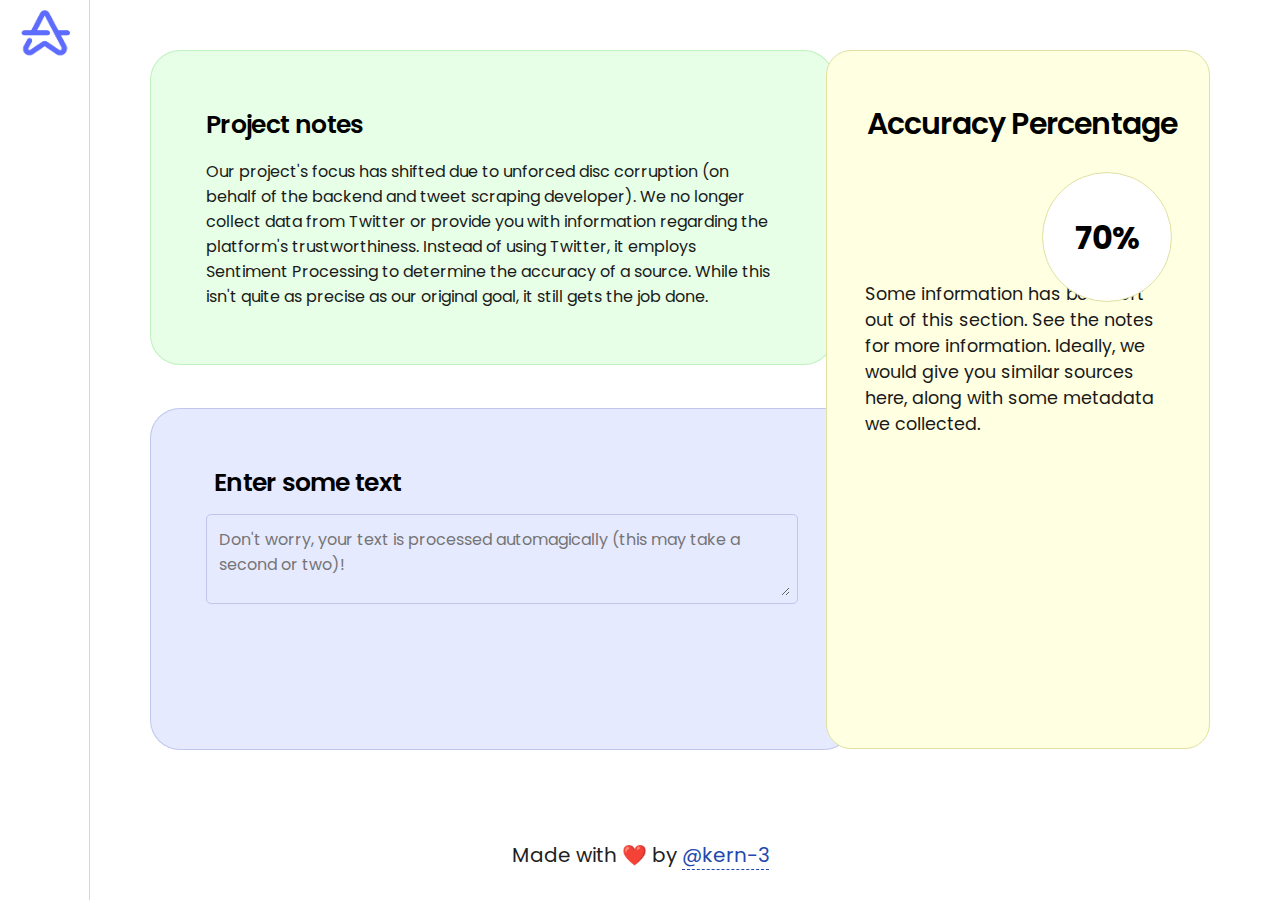
<file: frontend/index.html>
<!DOCTYPE html>
<html lang="en">
  <head>
    <meta charset="UTF-8" />
    <meta http-equiv="X-UA-Compatible" content="IE=edge" />
    <meta name="viewport" content="width=device-width, initial-scale=1.0" />
    <link rel="icon" href="assets/img/logo.png" />
    <link rel="stylesheet" href="assets/css/style.css" />
    <script
			  src="https://code.jquery.com/jquery-3.6.0.min.js"
			  integrity="sha256-/xUj+3OJU5yExlq6GSYGSHk7tPXikynS7ogEvDej/m4="
			  crossorigin="anonymous"></script>
    <script href="assets/js/index.js"></script>
    <title>Accurate</title>
  </head>

  <body>
    <!-- Main Wrapper -->
    <div class="wrapper">
      <!-- Sidebar -->
      <div class="sideBar">
        <div class="logo">
          <img src="assets/img/logo.png" alt="" />
        </div>
      </div>
      <!-- Hashtag Container -->
      <div class="hashContainer">
        <!-- Hash Box 1 -->
        <div class="hashBox1">
          <div class="title">
            <h2>Project notes</h2>
          </div>
          <div class="hashBoxContent">
              <p style="color: rgb(26, 26, 26);">Our project's focus has shifted due to unforced disc corruption (on behalf of the backend and tweet scraping developer). We no longer collect data from Twitter or provide you with information regarding the platform's trustworthiness. Instead of using Twitter, it employs Sentiment Processing to determine the accuracy of a source. While this isn't quite as precise as our original goal, it still gets the job done.</p>
          </div>
        </div>
      </div>
    </div>

    <!-- Post Input Form -->
    <div class="inputBox">
      <div class="inputBoxTitle">
        <h2>Enter some text</h2>
      </div>
      <div class="inputBoxContent">
        <ul>
          <textarea
            type="text"
            id="post-inp"
            name="post-inp"
            class="inputArea"
            placeholder="Don't worry, your text is processed automagically (this may take a second or two)!"
            onkeyup="check_textarea();"
            /></textarea>
        </ul>
      </div>
    </div>

    <!-- Aside Section -->
    <aside class="asideBar">
      <div class="accuracySection">
        <h1 class="accuracySectionHead">Accuracy Percentage</h1>
        <div class="circle" style="margin-left: 190px">
          <div id="accuracy-rating" class="percentage">70%</div>
        </div>
        <div style="margin-top: 35% !important; margin: 10%; font-size: 1.1rem; color: rgb(26, 26, 26);" class="sideBarContent">
            <p>Some information has been left out of this section. See the notes for more information. Ideally, we would give you similar sources here, along with some metadata we collected.</p>
        </div>
      </div>
    </aside>

    <!-- Footer -->
    <footer>
      <center style="font-size: 20px; margin-top: 90px; color: rgb(31, 31, 31)">
        Made with ❤️ by
        <a
          href="https://github.com/kern-3"
          style="
            color: rgb(35, 72, 173);
            border-bottom: 1px dashed rgb(35, 72, 173);
            text-decoration: none;
          "
          >@kern-3</a
        >
      </center>
    </footer>
    <script src="assets/js/index.js"></script>
  </body>
</html>
</file>
<file: frontend/assets/css/style.css>
@import url("https://fonts.googleapis.com/css2?family=Poppins:wght@200;300;400;500;600;700;800;900&display=swap");
@import url("https://fonts.googleapis.com/css2?family=Source+Code+Pro:wght@300;400;500&display=swap");

* {
  margin: 0;
  padding: 0;
  box-sizing: border-box;
}

html,
body {
  min-width: 320px;
  background-color: #fff;
  font-family: Poppins;
  font-size: 16px;
  /* overflow-y: hidden; */
}

/* Main Wrapper */
.wrapper {
  display: flex;
  max-width: 1063px;
  /* justify-content: center; */

  height: 40vh;
}

/* SideBar */
.sideBar {
  position: fixed;
  background-color: #fff;
  width: 90px;
  top: 0;
  left: 0;
  bottom: 0;
  overflow-y: auto;
  z-index: 999;
  -webkit-transition: left 300ms;
  -o-transition: left 300ms;
  transition: left 300ms;
  display: flex;
  align-items: center;
  border-right: 1px solid #d6d6d6;
}

.logo img {
  position: absolute;
  top: 6px;
  left: 7px;
  width: 75px;
}

/* Hashtags Container */
.hashContainer {
  display: flex;
  position: absolute;
  top: 0;
  flex-direction: row;
  left: 100px;
  /* max-width: 0%; */
}

/* Hashtag Box 1 */
.hashBox1 {
  width: 58%; 
  background: #7cff7a2e;
  padding: 55px;
  border-radius: 30px;
  min-height: 35vh;
  margin: 50px;
  margin-bottom: auto;
  border: 1px solid #a7e9a6a1;
}

.title h2 {
  font-size: 25px;
  text-align: left;
  font-weight: 600;
  color: #000;
  letter-spacing: -0.04rem;
  margin-bottom: 15px;
}

.hashBox1 .content {
  margin: 10px 0;
}

.contentBox1 p {
  font-size: 16px;
}

.contentBox1 ul {
  display: flex;
  flex-wrap: wrap;
  padding: 7px;
  margin: 12px 0;
  border-radius: 5px;
  border: 1px solid #a7e9a6a1;
}

/* Hashtag Box 2 */
.hashBox2 {
  width: 500px;
  background: #fde0e0;
  padding: 55px;
  border-radius: 30px;
  min-height: 35vh;
  margin: 50px;
  border: 1px solid #f6cfb7;
  margin-left: 10px !important;
}

.contentBox2 p {
  font-size: 16px;
}

.contentBox2 ul {
  display: flex;
  flex-wrap: wrap;
  padding: 7px;
  margin: 12px 0;
  border-radius: 5px;
  border: 1px solid #f6cfb7;
}

/* Code Blocks */
.codeBlock {
  background-color: #fdfdfd;
  padding: 15px;
  font-size: 17px;
  margin: 7px;
  height: 8px;
  text-align: center;
  display: flex;
  justify-content: center;
  align-items: center;
  border-radius: 4px;
  border: 1px solid #d7d7d7;
  font-family: "Source Code Pro", monospace;
  letter-spacing: -0.02rem;
  font-weight: 400;
  font-style: italic;
}

/* Post Input Form */
.postInputForm {
  /* position: absolute; */
  /* height: 38vh; */
  margin: auto;
}
.inputBox {
  width: 55%;
  background: rgb(230 234 255);
  padding: 55px;
  border-radius: 30px;
  min-height: 38vh;
  /* margin-right: 20px; */
  margin-top: 3rem;
  margin-left: 150px;
  border: 1px solid rgb(93 107 181 / 28%);
}

.inputBoxTitle img {
  max-width: 21px;
}

.inputBoxTitle h2 {
  font-size: 25px;
  font-weight: 600;
  color: #000;
  margin-left: 8px;
  letter-spacing: -0.04rem;
}

.inputBox .inputBoxContent {
  margin: 10px 0;
}

.inputBoxContent p {
  font-size: 15px;
}

.inputBoxContent ul {
  min-height: 10vh;
  display: flex;
  flex-wrap: wrap;
  padding: 7px;
  margin: 12px 0;
  border-radius: 5px;
  border: 1px solid rgb(93 107 181 / 28%);
}

.inputBoxContent ul textarea {
  flex: 1;
  padding: 5px;
  border: none;
  outline: none;
  background: rgb(230 234 255);
  font-size: 16px;
  font-family: Poppins;
  color: #000;
}

.submitButton {
  background-color: rgb(201 210 255);
  border: 1px solid rgb(93 107 181 / 28%);
  border-radius: 7px;
  font-size: 18px;
  margin-top: 20px;
  padding: 15px;
  cursor: pointer;
  transition: 0.3s ease;
  font-family: Poppins;
}

.submitButton:hover {
  background-color: rgb(186 196 251);
}

.asideBar {
  position: absolute;
  top: 50px;
  right: 70px;
  min-height: 77.7vh;
  width: 30%;
  border-radius: 25px;
  background-color: #ffffe1;
  border: 1px solid #e0e0a1;
  z-index: 0;
}

.circle {
  margin-top: 15px;
}

.accuracySection .circle,
.accuracySection .circle {
  width: 150px;
  height: 150px;
  position: absolute;
  border-radius: 50%;
}

.accuracySection .percentage {
  width: 130px;
  height: 130px;
  border-radius: 50%;
  background: #fff;
  line-height: 130px;
  text-align: center;
  margin-top: 10px;
  margin-left: 25px;
  position: absolute;
  z-index: 100;
  font-weight: 700;
  font-size: 2em;
  border: 1px solid #e0e0a1;
}

.accuracySectionHead {
  font-size: 30px;
  font-weight: 600;
  color: #000;
  margin-left: 8px;
  letter-spacing: -0.05rem;
  text-align: center;
  margin-top: 50px;
}
</file>
